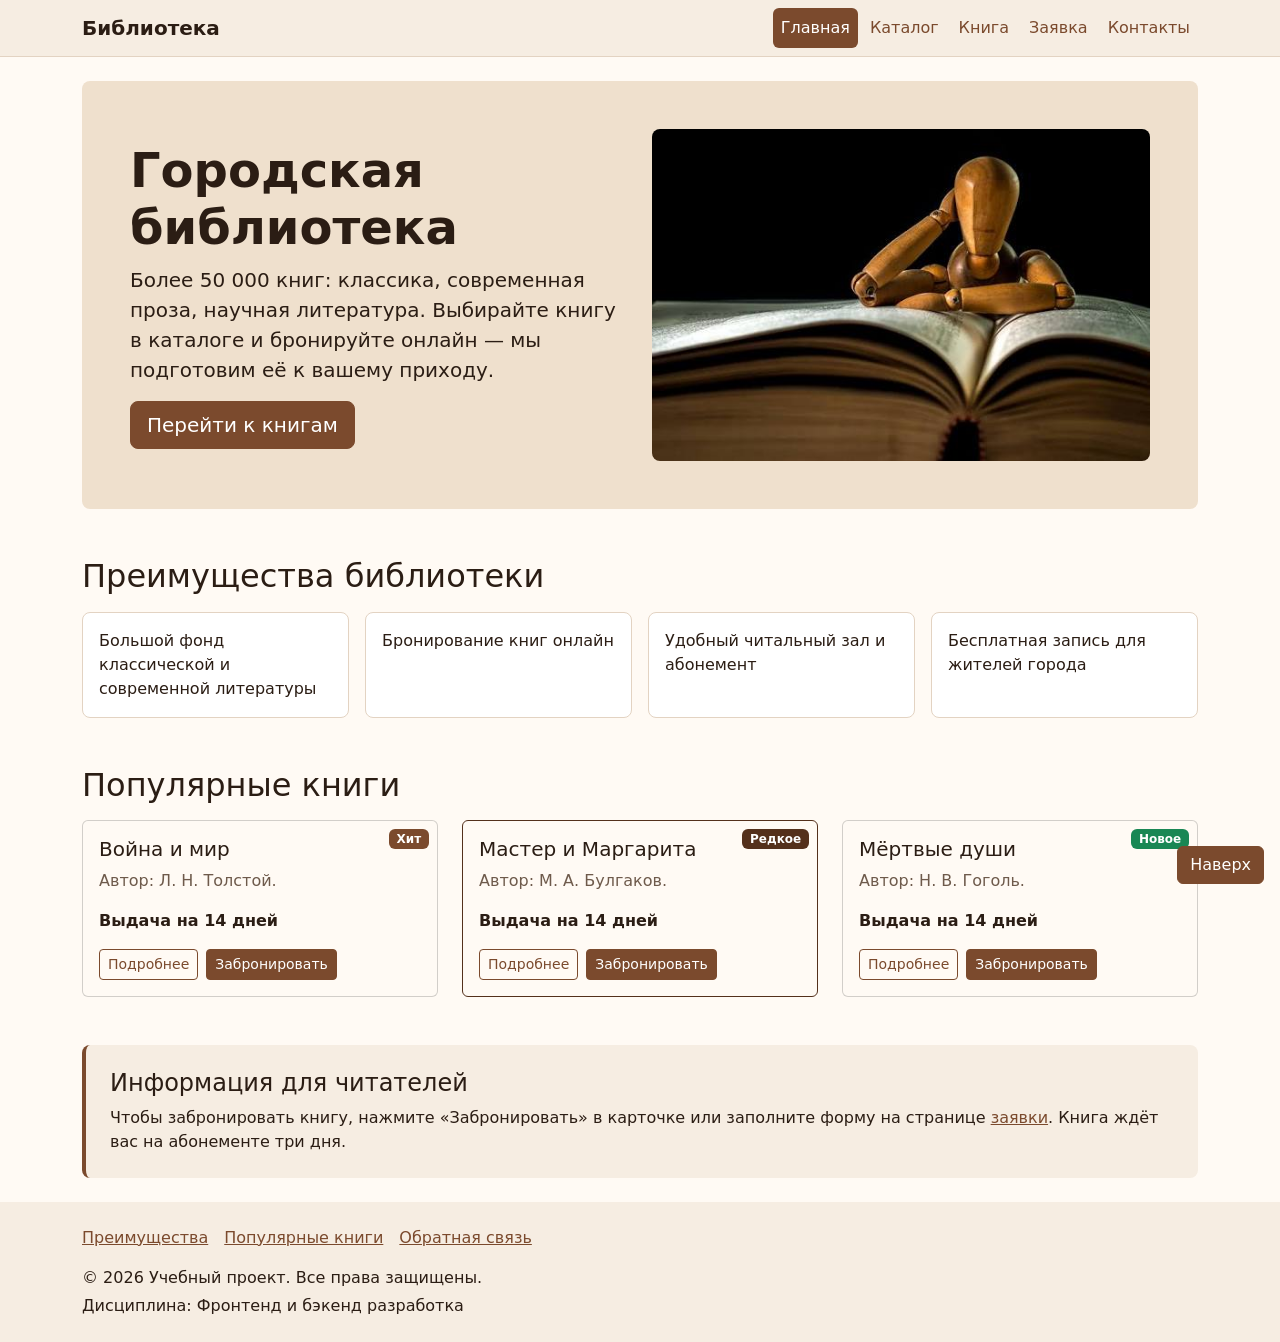
<file: index.html>
<!DOCTYPE html>
<html lang="ru">
<head>
  <meta charset="UTF-8">
  <meta name="viewport" content="width=device-width, initial-scale=1.0">
  <meta name="description" content="Городская библиотека: каталог книг, бронирование и условия выдачи.">
  <title>Городская библиотека</title>
  <meta property="og:type" content="website">
  <meta property="og:title" content="Городская библиотека">
  <meta property="og:description" content="Учебный frontend-проект сайта библиотеки.">

  <!-- Bootstrap 5.3: сначала библиотека, потом наш файл — так наши стили её переопределяют -->
  <link rel="stylesheet" href="https://cdn.jsdelivr.net/npm/bootstrap@5.3.3/dist/css/bootstrap.min.css" integrity="sha384-QWTKZyjpPEjISv5WaRU9OFeRpok6YctnYmDr5pNlyT2bRjXh0JMhjY6hW+ALEwIH" crossorigin="anonymous">
  <link rel="stylesheet" href="css/style.css">
  <script src="https://cdn.jsdelivr.net/npm/bootstrap@5.3.3/dist/js/bootstrap.bundle.min.js" integrity="sha384-YvpcrYf0tY3lHB60NNkmXc5s9fDVZLESaAA55NDzOxhy9GkcIdslK1eN7N6jIeHz" crossorigin="anonymous" defer></script>
  <script src="js/main.js" defer></script>
</head>
<body id="top" class="d-flex flex-column min-vh-100">
  <header class="site-header sticky-top border-bottom">
    <nav class="navbar navbar-expand-lg" aria-label="Основная навигация">
      <div class="container">
        <a class="navbar-brand fw-bold" href="index.html">Библиотека</a>

        <button class="navbar-toggler" type="button" data-bs-toggle="collapse" data-bs-target="#main-nav"
                aria-controls="main-nav" aria-expanded="false" aria-label="Открыть меню">
          <span class="navbar-toggler-icon"></span>
        </button>

        <div class="collapse navbar-collapse" id="main-nav">
          <ul class="navbar-nav nav-pills ms-auto gap-lg-1">
            <li class="nav-item"><a class="nav-link active" aria-current="page" href="index.html">Главная</a></li>
            <li class="nav-item"><a class="nav-link" href="catalog.html">Каталог</a></li>
            <li class="nav-item"><a class="nav-link" href="product.html">Книга</a></li>
            <li class="nav-item"><a class="nav-link" href="order.html">Заявка</a></li>
            <li class="nav-item"><a class="nav-link" href="contacts.html">Контакты</a></li>
          </ul>
        </div>
      </div>
    </nav>
  </header>

  <main class="container py-4 flex-grow-1">
    <section class="hero rounded-3 p-4 p-lg-5 mb-5">
      <div class="row align-items-center g-4">
        <div class="col-lg-6">
          <h1 class="display-5 fw-bold">Городская библиотека</h1>
          <p class="lead">
            Более 50 000 книг: классика, современная проза, научная литература.
            Выбирайте книгу в каталоге и бронируйте онлайн — мы подготовим её к вашему приходу.
          </p>
          <a class="btn btn-primary btn-lg" href="#popular">Перейти к книгам</a>
        </div>

        <div class="col-lg-6">
          <img class="img-fluid rounded-3" src="images/books.jpeg"
               alt="Деревянная фигурка, задумавшись, склонилась над раскрытой книгой" width="547" height="365">
        </div>
      </div>
    </section>

    <section class="mb-5" id="advantages">
      <h2 class="mb-3">Преимущества библиотеки</h2>

      <ul class="row row-cols-1 row-cols-sm-2 row-cols-lg-4 g-3 list-unstyled">
        <li class="col"><div class="advantage h-100 p-3 border rounded-3">Большой фонд классической и современной литературы</div></li>
        <li class="col"><div class="advantage h-100 p-3 border rounded-3">Бронирование книг онлайн</div></li>
        <li class="col"><div class="advantage h-100 p-3 border rounded-3">Удобный читальный зал и абонемент</div></li>
        <li class="col"><div class="advantage h-100 p-3 border rounded-3">Бесплатная запись для жителей города</div></li>
      </ul>
    </section>

    <section class="mb-5" id="popular">
      <h2 class="mb-3">Популярные книги</h2>

      <div class="row row-cols-1 row-cols-md-2 row-cols-lg-3 g-4">
          <div class="col">
          <article class="card book-card h-100">
            <span class="badge text-bg-primary position-absolute top-0 end-0 m-2">Хит</span>
            <div class="card-body d-flex flex-column">
              <h3 class="card-title h5 book-card__title">Война и мир</h3>
              <p class="card-text text-body-secondary">Автор: Л. Н. Толстой.</p>
              <p class="card-text fw-bold">Выдача на 14 дней</p>
              <div class="d-flex flex-wrap gap-2 mt-auto">
                <a class="btn btn-outline-primary btn-sm" href="product.html">Подробнее</a>
                <button class="btn btn-primary btn-sm" type="button" data-bs-toggle="modal" data-bs-target="#order-modal" data-product="Война и мир">
                  Забронировать
                </button>
              </div>
            </div>
          </article>
          </div>

          <div class="col">
          <article class="card book-card book-card--rare h-100">
            <span class="badge text-bg-dark position-absolute top-0 end-0 m-2">Редкое</span>
            <div class="card-body d-flex flex-column">
              <h3 class="card-title h5 book-card__title">Мастер и Маргарита</h3>
              <p class="card-text text-body-secondary">Автор: М. А. Булгаков.</p>
              <p class="card-text fw-bold">Выдача на 14 дней</p>
              <div class="d-flex flex-wrap gap-2 mt-auto">
                <a class="btn btn-outline-primary btn-sm" href="product.html">Подробнее</a>
                <button class="btn btn-primary btn-sm" type="button" data-bs-toggle="modal" data-bs-target="#order-modal" data-product="Мастер и Маргарита">
                  Забронировать
                </button>
              </div>
            </div>
          </article>
          </div>

          <div class="col">
          <article class="card book-card h-100">
            <span class="badge text-bg-success position-absolute top-0 end-0 m-2">Новое</span>
            <div class="card-body d-flex flex-column">
              <h3 class="card-title h5 book-card__title">Мёртвые души</h3>
              <p class="card-text text-body-secondary">Автор: Н. В. Гоголь.</p>
              <p class="card-text fw-bold">Выдача на 14 дней</p>
              <div class="d-flex flex-wrap gap-2 mt-auto">
                <a class="btn btn-outline-primary btn-sm" href="product.html">Подробнее</a>
                <button class="btn btn-primary btn-sm" type="button" data-bs-toggle="modal" data-bs-target="#order-modal" data-product="Мёртвые души">
                  Забронировать
                </button>
              </div>
            </div>
          </article>
          </div>
      </div>
    </section>

    <aside class="info-block p-4 rounded-3 border-start border-4 border-primary">
      <h2 class="h4">Информация для читателей</h2>
      <p class="mb-0">
        Чтобы забронировать книгу, нажмите «Забронировать» в карточке
        или заполните форму на странице <a href="order.html">заявки</a>.
        Книга ждёт вас на абонементе три дня.
      </p>
    </aside>
  </main>

  <!-- Модальное окно Bootstrap: открывается кнопками с data-bs-toggle="modal" -->
  <div class="modal fade" id="order-modal" tabindex="-1" aria-labelledby="order-modal-title" aria-hidden="true">
    <div class="modal-dialog modal-dialog-centered">
      <div class="modal-content">
        <form class="needs-validation" id="order-form" action="#" method="post" novalidate data-success="success-message">
          <div class="modal-header">
            <h2 class="modal-title fs-5" id="order-modal-title">Бронирование книги</h2>
            <button class="btn-close" type="button" data-bs-dismiss="modal" aria-label="Закрыть"></button>
          </div>

          <div class="modal-body">
            <p class="text-body-secondary">Книга: <strong data-product-name>не выбрана</strong></p>
            <input id="selected-product" name="selected-product" type="hidden">

            <div class="mb-3">
              <label class="form-label" for="order-name">Имя</label>
              <input class="form-control" id="order-name" name="name" type="text" placeholder="Введите ваше имя" minlength="2" autocomplete="given-name" required>
              <div class="invalid-feedback">Введите имя (не короче 2 символов).</div>
            </div>

            <div class="mb-3">
              <label class="form-label" for="order-email">E-mail</label>
              <input class="form-control" id="order-email" name="email" type="email" placeholder="example@mail.ru" autocomplete="email" required>
              <div class="invalid-feedback">Введите корректный e-mail.</div>
            </div>

            <div class="mb-3">
              <label class="form-label" for="order-phone">Телефон</label>
              <input class="form-control" id="order-phone" name="phone" type="tel" inputmode="tel" placeholder="+7 (900) 000-00-00"
                     pattern="^\+7 \(\d{3}\) \d{3}-\d{2}-\d{2}$" aria-describedby="order-phone-hint" required>
              <div class="form-text" id="order-phone-hint">Формат: +7 (900) 000-00-00</div>
              <div class="invalid-feedback">Введите телефон в формате +7 (900) 000-00-00.</div>
            </div>

            <div class="mb-3">
              <label class="form-label" for="order-date">Дата визита</label>
              <input class="form-control" id="order-date" name="date" type="date">
            </div>

            <div class="mb-3">
              <label class="form-label" for="order-topic">Тема заявки</label>
              <select class="form-select" id="order-topic" name="topic" required>
                <option value="">Выберите тему</option>
                <option value="product">Бронирование книги</option>
                <option value="consultation">Консультация</option>
                <option value="extension">Продление срока</option>
              </select>
              <div class="invalid-feedback">Выберите тему заявки.</div>
            </div>

            <div class="mb-3">
              <label class="form-label" for="order-comment">Комментарий</label>
              <textarea class="form-control" id="order-comment" name="comment" rows="3" placeholder="Укажите дополнительную информацию"></textarea>
            </div>

            <div class="form-check">
              <input class="form-check-input" id="order-agreement" name="agreement" type="checkbox" required>
              <label class="form-check-label" for="order-agreement">Я согласен на обработку данных</label>
              <div class="invalid-feedback">Нужно согласие на обработку данных.</div>
            </div>
          </div>

          <div class="modal-footer">
            <button class="btn btn-outline-primary" type="button" data-bs-dismiss="modal">Закрыть</button>
            <button class="btn btn-primary" type="submit">Отправить заявку</button>
          </div>
        </form>
      </div>
    </div>
  </div>

  <div class="alert alert-success position-fixed bottom-0 start-50 translate-middle-x mb-3 z-3" id="success-message" role="status" hidden>
    Заявка отправлена! Мы подготовим книгу к вашему приходу.
  </div>

  <footer class="site-footer mt-auto py-4">
    <div class="container">
      <nav class="d-flex flex-wrap gap-3 mb-3" aria-label="Быстрые ссылки">
        <a href="index.html#advantages">Преимущества</a>
        <a href="index.html#popular">Популярные книги</a>
        <a href="contacts.html#feedback">Обратная связь</a>
      </nav>
      <p class="mb-1">&copy; 2026 Учебный проект. Все права защищены.</p>
      <p class="mb-0">Дисциплина: Фронтенд и бэкенд разработка</p>
    </div>
  </footer>

  <a class="back-to-top btn btn-primary position-fixed bottom-0 end-0 m-3 z-3" href="#top">Наверх</a>
</body>
</html>
</file>
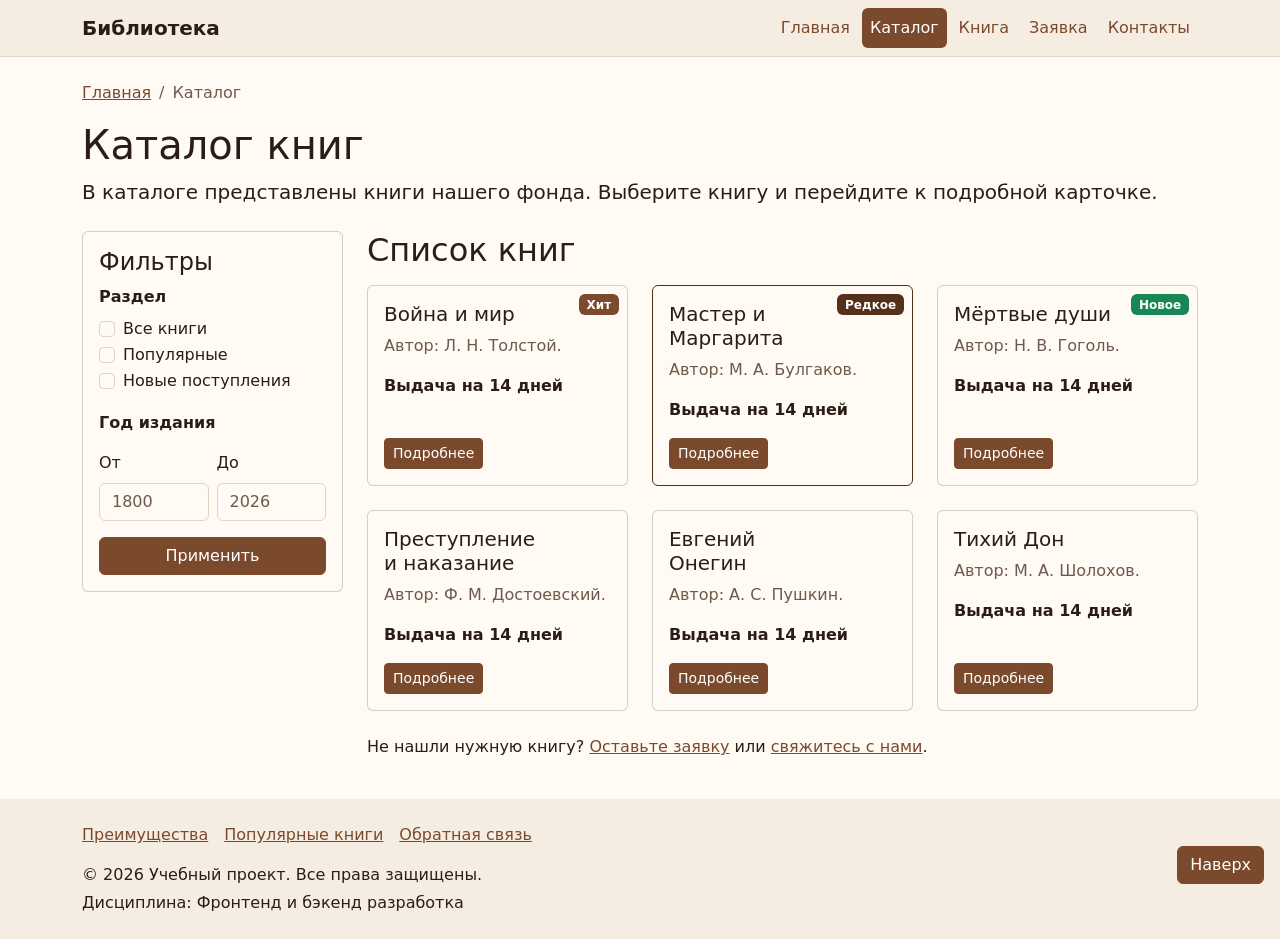
<file: catalog.html>
<!DOCTYPE html>
<html lang="ru">
<head>
  <meta charset="UTF-8">
  <meta name="viewport" content="width=device-width, initial-scale=1.0">
  <meta name="description" content="Каталог книг городской библиотеки: классика и современная проза.">
  <title>Каталог книг — Городская библиотека</title>
  <meta property="og:type" content="website">
  <meta property="og:title" content="Каталог книг — Городская библиотека">
  <meta property="og:description" content="Учебный frontend-проект сайта библиотеки.">

  <!-- Bootstrap 5.3: сначала библиотека, потом наш файл — так наши стили её переопределяют -->
  <link rel="stylesheet" href="https://cdn.jsdelivr.net/npm/bootstrap@5.3.3/dist/css/bootstrap.min.css" integrity="sha384-QWTKZyjpPEjISv5WaRU9OFeRpok6YctnYmDr5pNlyT2bRjXh0JMhjY6hW+ALEwIH" crossorigin="anonymous">
  <link rel="stylesheet" href="css/style.css">
  <script src="https://cdn.jsdelivr.net/npm/bootstrap@5.3.3/dist/js/bootstrap.bundle.min.js" integrity="sha384-YvpcrYf0tY3lHB60NNkmXc5s9fDVZLESaAA55NDzOxhy9GkcIdslK1eN7N6jIeHz" crossorigin="anonymous" defer></script>
</head>
<body id="top" class="d-flex flex-column min-vh-100">
  <header class="site-header sticky-top border-bottom">
    <nav class="navbar navbar-expand-lg" aria-label="Основная навигация">
      <div class="container">
        <a class="navbar-brand fw-bold" href="index.html">Библиотека</a>

        <button class="navbar-toggler" type="button" data-bs-toggle="collapse" data-bs-target="#main-nav"
                aria-controls="main-nav" aria-expanded="false" aria-label="Открыть меню">
          <span class="navbar-toggler-icon"></span>
        </button>

        <div class="collapse navbar-collapse" id="main-nav">
          <ul class="navbar-nav nav-pills ms-auto gap-lg-1">
            <li class="nav-item"><a class="nav-link" href="index.html">Главная</a></li>
            <li class="nav-item"><a class="nav-link active" aria-current="page" href="catalog.html">Каталог</a></li>
            <li class="nav-item"><a class="nav-link" href="product.html">Книга</a></li>
            <li class="nav-item"><a class="nav-link" href="order.html">Заявка</a></li>
            <li class="nav-item"><a class="nav-link" href="contacts.html">Контакты</a></li>
          </ul>
        </div>
      </div>
    </nav>
  </header>

  <main class="container py-4 flex-grow-1">
    <nav aria-label="Хлебные крошки">
      <ol class="breadcrumb">
        <li class="breadcrumb-item"><a href="index.html">Главная</a></li>
        <li class="breadcrumb-item active" aria-current="page">Каталог</li>
      </ol>
    </nav>

    <section class="mb-4">
      <h1>Каталог книг</h1>
      <p class="lead">В каталоге представлены книги нашего фонда. Выберите книгу и перейдите к подробной карточке.</p>
    </section>

    <div class="row g-4">
      <aside class="col-lg-3">
        <div class="catalog-filters card sticky-lg-top">
          <div class="card-body">
            <h2 class="h4">Фильтры</h2>

            <form action="#" method="get">
              <fieldset class="mb-3">
                <legend class="fs-6 fw-bold">Раздел</legend>
                <div class="form-check">
                  <input class="form-check-input" id="cat-all" type="checkbox" name="category" value="all">
                  <label class="form-check-label" for="cat-all">Все книги</label>
                </div>
                <div class="form-check">
                  <input class="form-check-input" id="cat-popular" type="checkbox" name="category" value="popular">
                  <label class="form-check-label" for="cat-popular">Популярные</label>
                </div>
                <div class="form-check">
                  <input class="form-check-input" id="cat-new" type="checkbox" name="category" value="new">
                  <label class="form-check-label" for="cat-new">Новые поступления</label>
                </div>
              </fieldset>

              <fieldset class="mb-3">
                <legend class="fs-6 fw-bold">Год издания</legend>
                <div class="row g-2">
                  <div class="col-6">
                    <label class="form-label" for="year-from">От</label>
                    <input class="form-control" id="year-from" name="year-from" type="number" min="1800" max="2026" placeholder="1800">
                  </div>
                  <div class="col-6">
                    <label class="form-label" for="year-to">До</label>
                    <input class="form-control" id="year-to" name="year-to" type="number" min="1800" max="2026" placeholder="2026">
                  </div>
                </div>
              </fieldset>

              <button class="btn btn-primary w-100" type="submit">Применить</button>
            </form>
          </div>
        </div>
      </aside>

      <section class="col-lg-9">
        <h2 class="mb-3">Список книг</h2>

        <div class="row row-cols-1 row-cols-sm-2 row-cols-xl-3 g-4">
            <div class="col">
            <article class="card book-card h-100">
              <span class="badge text-bg-primary position-absolute top-0 end-0 m-2">Хит</span>
              <div class="card-body d-flex flex-column">
                <h3 class="card-title h5 book-card__title">Война и мир</h3>
                <p class="card-text text-body-secondary">Автор: Л. Н. Толстой.</p>
                <p class="card-text fw-bold">Выдача на 14 дней</p>
                <div class="d-flex flex-wrap gap-2 mt-auto">
                  <a class="btn btn-primary btn-sm" href="product.html">Подробнее</a>
                </div>
              </div>
            </article>
            </div>

            <div class="col">
            <article class="card book-card book-card--rare h-100">
              <span class="badge text-bg-dark position-absolute top-0 end-0 m-2">Редкое</span>
              <div class="card-body d-flex flex-column">
                <h3 class="card-title h5 book-card__title">Мастер и Маргарита</h3>
                <p class="card-text text-body-secondary">Автор: М. А. Булгаков.</p>
                <p class="card-text fw-bold">Выдача на 14 дней</p>
                <div class="d-flex flex-wrap gap-2 mt-auto">
                  <a class="btn btn-primary btn-sm" href="product.html">Подробнее</a>
                </div>
              </div>
            </article>
            </div>

            <div class="col">
            <article class="card book-card h-100">
              <span class="badge text-bg-success position-absolute top-0 end-0 m-2">Новое</span>
              <div class="card-body d-flex flex-column">
                <h3 class="card-title h5 book-card__title">Мёртвые души</h3>
                <p class="card-text text-body-secondary">Автор: Н. В. Гоголь.</p>
                <p class="card-text fw-bold">Выдача на 14 дней</p>
                <div class="d-flex flex-wrap gap-2 mt-auto">
                  <a class="btn btn-primary btn-sm" href="product.html">Подробнее</a>
                </div>
              </div>
            </article>
            </div>

            <div class="col">
            <article class="card book-card h-100">
              <div class="card-body d-flex flex-column">
                <h3 class="card-title h5 book-card__title">Преступление и наказание</h3>
                <p class="card-text text-body-secondary">Автор: Ф. М. Достоевский.</p>
                <p class="card-text fw-bold">Выдача на 14 дней</p>
                <div class="d-flex flex-wrap gap-2 mt-auto">
                  <a class="btn btn-primary btn-sm" href="product.html">Подробнее</a>
                </div>
              </div>
            </article>
            </div>

            <div class="col">
            <article class="card book-card h-100">
              <div class="card-body d-flex flex-column">
                <h3 class="card-title h5 book-card__title">Евгений Онегин</h3>
                <p class="card-text text-body-secondary">Автор: А. С. Пушкин.</p>
                <p class="card-text fw-bold">Выдача на 14 дней</p>
                <div class="d-flex flex-wrap gap-2 mt-auto">
                  <a class="btn btn-primary btn-sm" href="product.html">Подробнее</a>
                </div>
              </div>
            </article>
            </div>

            <div class="col">
            <article class="card book-card h-100">
              <div class="card-body d-flex flex-column">
                <h3 class="card-title h5 book-card__title">Тихий Дон</h3>
                <p class="card-text text-body-secondary">Автор: М. А. Шолохов.</p>
                <p class="card-text fw-bold">Выдача на 14 дней</p>
                <div class="d-flex flex-wrap gap-2 mt-auto">
                  <a class="btn btn-primary btn-sm" href="product.html">Подробнее</a>
                </div>
              </div>
            </article>
            </div>
        </div>

        <p class="mt-4">
          Не нашли нужную книгу? <a href="order.html">Оставьте заявку</a>
          или <a href="contacts.html">свяжитесь с нами</a>.
        </p>
      </section>
    </div>
  </main>

  <footer class="site-footer mt-auto py-4">
    <div class="container">
      <nav class="d-flex flex-wrap gap-3 mb-3" aria-label="Быстрые ссылки">
        <a href="index.html#advantages">Преимущества</a>
        <a href="index.html#popular">Популярные книги</a>
        <a href="contacts.html#feedback">Обратная связь</a>
      </nav>
      <p class="mb-1">&copy; 2026 Учебный проект. Все права защищены.</p>
      <p class="mb-0">Дисциплина: Фронтенд и бэкенд разработка</p>
    </div>
  </footer>

  <a class="back-to-top btn btn-primary position-fixed bottom-0 end-0 m-3 z-3" href="#top">Наверх</a>
</body>
</html>
</file>
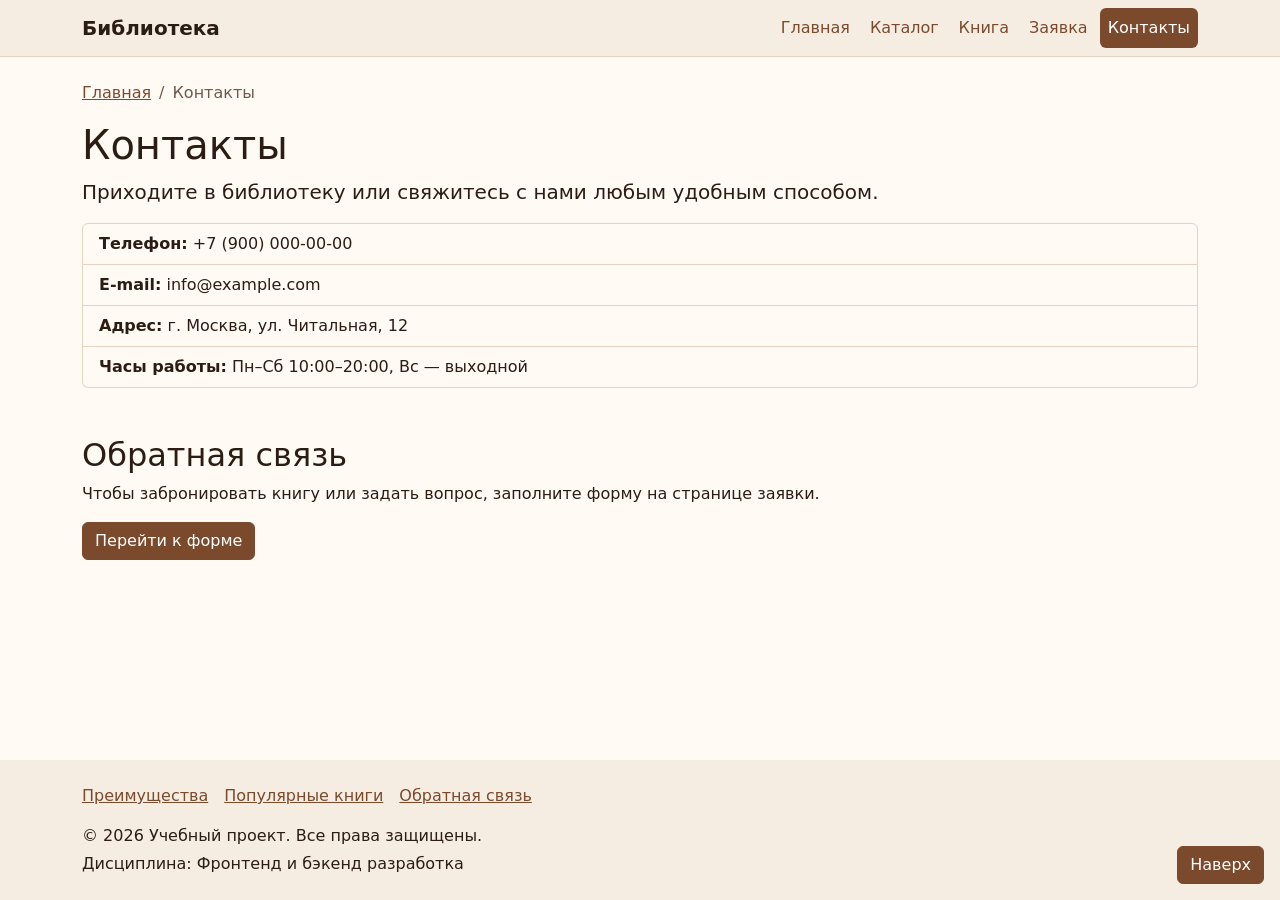
<file: contacts.html>
<!DOCTYPE html>
<html lang="ru">
<head>
  <meta charset="UTF-8">
  <meta name="viewport" content="width=device-width, initial-scale=1.0">
  <meta name="description" content="Контакты городской библиотеки: адрес, телефон, часы работы.">
  <title>Контакты — Городская библиотека</title>
  <meta property="og:type" content="website">
  <meta property="og:title" content="Контакты — Городская библиотека">
  <meta property="og:description" content="Учебный frontend-проект сайта библиотеки.">

  <!-- Bootstrap 5.3: сначала библиотека, потом наш файл — так наши стили её переопределяют -->
  <link rel="stylesheet" href="https://cdn.jsdelivr.net/npm/bootstrap@5.3.3/dist/css/bootstrap.min.css" integrity="sha384-QWTKZyjpPEjISv5WaRU9OFeRpok6YctnYmDr5pNlyT2bRjXh0JMhjY6hW+ALEwIH" crossorigin="anonymous">
  <link rel="stylesheet" href="css/style.css">
  <script src="https://cdn.jsdelivr.net/npm/bootstrap@5.3.3/dist/js/bootstrap.bundle.min.js" integrity="sha384-YvpcrYf0tY3lHB60NNkmXc5s9fDVZLESaAA55NDzOxhy9GkcIdslK1eN7N6jIeHz" crossorigin="anonymous" defer></script>
</head>
<body id="top" class="d-flex flex-column min-vh-100">
  <header class="site-header sticky-top border-bottom">
    <nav class="navbar navbar-expand-lg" aria-label="Основная навигация">
      <div class="container">
        <a class="navbar-brand fw-bold" href="index.html">Библиотека</a>

        <button class="navbar-toggler" type="button" data-bs-toggle="collapse" data-bs-target="#main-nav"
                aria-controls="main-nav" aria-expanded="false" aria-label="Открыть меню">
          <span class="navbar-toggler-icon"></span>
        </button>

        <div class="collapse navbar-collapse" id="main-nav">
          <ul class="navbar-nav nav-pills ms-auto gap-lg-1">
            <li class="nav-item"><a class="nav-link" href="index.html">Главная</a></li>
            <li class="nav-item"><a class="nav-link" href="catalog.html">Каталог</a></li>
            <li class="nav-item"><a class="nav-link" href="product.html">Книга</a></li>
            <li class="nav-item"><a class="nav-link" href="order.html">Заявка</a></li>
            <li class="nav-item"><a class="nav-link active" aria-current="page" href="contacts.html">Контакты</a></li>
          </ul>
        </div>
      </div>
    </nav>
  </header>

  <main class="container py-4 flex-grow-1">
    <nav aria-label="Хлебные крошки">
      <ol class="breadcrumb">
        <li class="breadcrumb-item"><a href="index.html">Главная</a></li>
        <li class="breadcrumb-item active" aria-current="page">Контакты</li>
      </ol>
    </nav>

    <section class="mb-5">
      <h1>Контакты</h1>
      <p class="lead">Приходите в библиотеку или свяжитесь с нами любым удобным способом.</p>

      <ul class="list-group contacts-list">
        <li class="list-group-item"><strong>Телефон:</strong> +7 (900) 000-00-00</li>
        <li class="list-group-item"><strong>E-mail:</strong> info@example.com</li>
        <li class="list-group-item"><strong>Адрес:</strong> г. Москва, ул. Читальная, 12</li>
        <li class="list-group-item"><strong>Часы работы:</strong> Пн–Сб 10:00–20:00, Вс — выходной</li>
      </ul>
    </section>

    <section id="feedback">
      <h2>Обратная связь</h2>
      <p>Чтобы забронировать книгу или задать вопрос, заполните форму на странице заявки.</p>
      <a class="btn btn-primary" href="order.html">Перейти к форме</a>
    </section>
  </main>

  <footer class="site-footer mt-auto py-4">
    <div class="container">
      <nav class="d-flex flex-wrap gap-3 mb-3" aria-label="Быстрые ссылки">
        <a href="index.html#advantages">Преимущества</a>
        <a href="index.html#popular">Популярные книги</a>
        <a href="contacts.html#feedback">Обратная связь</a>
      </nav>
      <p class="mb-1">&copy; 2026 Учебный проект. Все права защищены.</p>
      <p class="mb-0">Дисциплина: Фронтенд и бэкенд разработка</p>
    </div>
  </footer>

  <a class="back-to-top btn btn-primary position-fixed bottom-0 end-0 m-3 z-3" href="#top">Наверх</a>
</body>
</html>
</file>
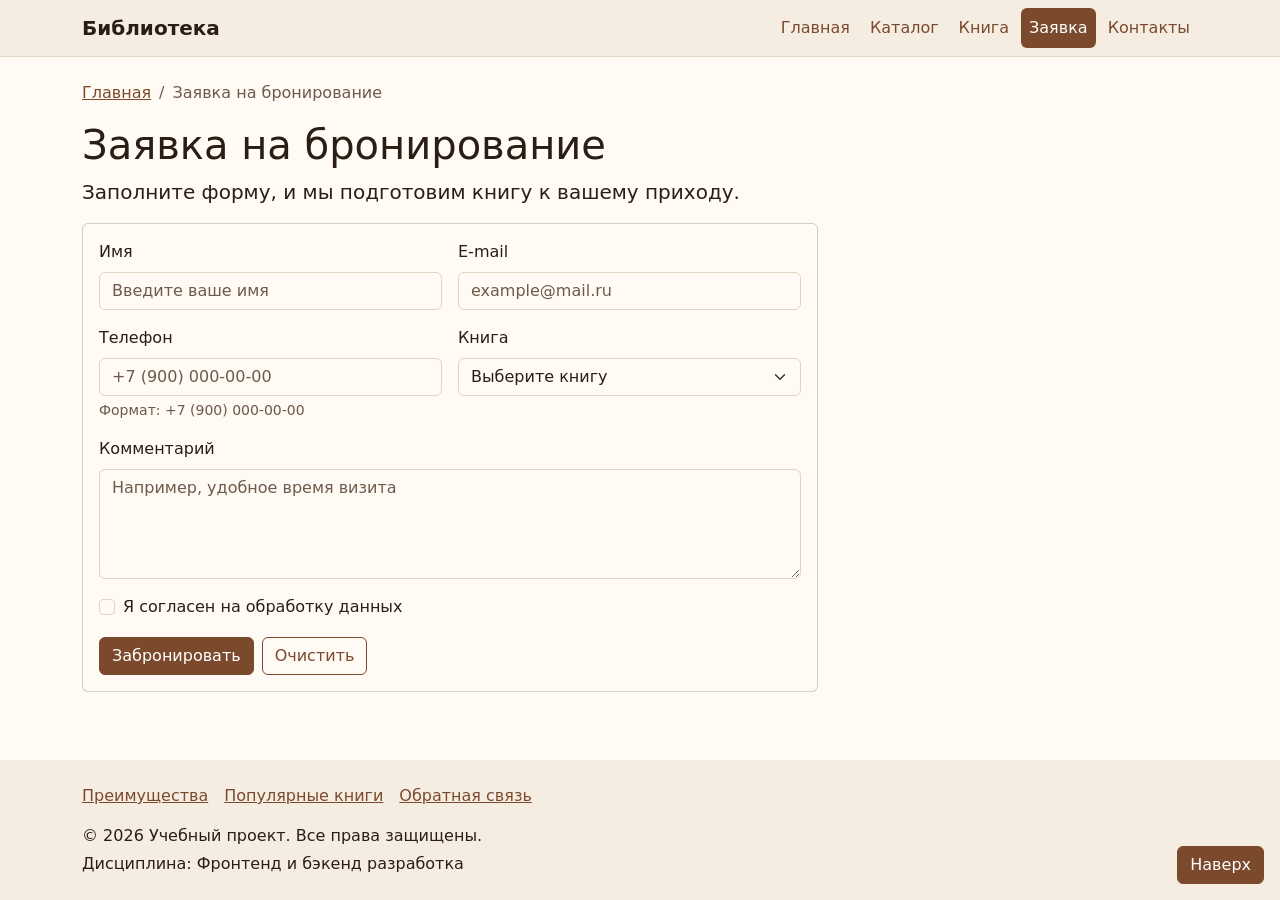
<file: order.html>
<!DOCTYPE html>
<html lang="ru">
<head>
  <meta charset="UTF-8">
  <meta name="viewport" content="width=device-width, initial-scale=1.0">
  <meta name="description" content="Форма бронирования книги в городской библиотеке.">
  <title>Заявка на бронирование — Городская библиотека</title>
  <meta property="og:type" content="website">
  <meta property="og:title" content="Заявка на бронирование — Городская библиотека">
  <meta property="og:description" content="Учебный frontend-проект сайта библиотеки.">

  <!-- Bootstrap 5.3: сначала библиотека, потом наш файл — так наши стили её переопределяют -->
  <link rel="stylesheet" href="https://cdn.jsdelivr.net/npm/bootstrap@5.3.3/dist/css/bootstrap.min.css" integrity="sha384-QWTKZyjpPEjISv5WaRU9OFeRpok6YctnYmDr5pNlyT2bRjXh0JMhjY6hW+ALEwIH" crossorigin="anonymous">
  <link rel="stylesheet" href="css/style.css">
  <script src="https://cdn.jsdelivr.net/npm/bootstrap@5.3.3/dist/js/bootstrap.bundle.min.js" integrity="sha384-YvpcrYf0tY3lHB60NNkmXc5s9fDVZLESaAA55NDzOxhy9GkcIdslK1eN7N6jIeHz" crossorigin="anonymous" defer></script>
  <script src="js/main.js" defer></script>
</head>
<body id="top" class="d-flex flex-column min-vh-100">
  <header class="site-header sticky-top border-bottom">
    <nav class="navbar navbar-expand-lg" aria-label="Основная навигация">
      <div class="container">
        <a class="navbar-brand fw-bold" href="index.html">Библиотека</a>

        <button class="navbar-toggler" type="button" data-bs-toggle="collapse" data-bs-target="#main-nav"
                aria-controls="main-nav" aria-expanded="false" aria-label="Открыть меню">
          <span class="navbar-toggler-icon"></span>
        </button>

        <div class="collapse navbar-collapse" id="main-nav">
          <ul class="navbar-nav nav-pills ms-auto gap-lg-1">
            <li class="nav-item"><a class="nav-link" href="index.html">Главная</a></li>
            <li class="nav-item"><a class="nav-link" href="catalog.html">Каталог</a></li>
            <li class="nav-item"><a class="nav-link" href="product.html">Книга</a></li>
            <li class="nav-item"><a class="nav-link active" aria-current="page" href="order.html">Заявка</a></li>
            <li class="nav-item"><a class="nav-link" href="contacts.html">Контакты</a></li>
          </ul>
        </div>
      </div>
    </nav>
  </header>

  <main class="container py-4 flex-grow-1">
    <nav aria-label="Хлебные крошки">
      <ol class="breadcrumb">
        <li class="breadcrumb-item"><a href="index.html">Главная</a></li>
        <li class="breadcrumb-item active" aria-current="page">Заявка на бронирование</li>
      </ol>
    </nav>

    <section class="row">
      <div class="col-lg-8">
        <h1>Заявка на бронирование</h1>
        <p class="lead">Заполните форму, и мы подготовим книгу к вашему приходу.</p>

        <div class="alert alert-success" id="order-success" role="status" hidden>
          Заявка отправлена! Мы подготовим книгу к вашему приходу.
        </div>

        <form class="card card-body needs-validation" action="#" method="post" novalidate data-success="order-success">
          <div class="row g-3">
            <div class="col-md-6">
              <label class="form-label" for="name">Имя</label>
              <input class="form-control" id="name" name="name" type="text" placeholder="Введите ваше имя" minlength="2" required>
              <div class="invalid-feedback">Введите имя (не короче 2 символов).</div>
            </div>

            <div class="col-md-6">
              <label class="form-label" for="email">E-mail</label>
              <input class="form-control" id="email" name="email" type="email" placeholder="example@mail.ru" required>
              <div class="invalid-feedback">Введите корректный e-mail.</div>
            </div>

            <div class="col-md-6">
              <label class="form-label" for="phone">Телефон</label>
              <input class="form-control" id="phone" name="phone" type="tel" placeholder="+7 (900) 000-00-00"
                     pattern="^\+7 \(\d{3}\) \d{3}-\d{2}-\d{2}$" aria-describedby="phone-hint" required>
              <div class="form-text" id="phone-hint">Формат: +7 (900) 000-00-00</div>
              <div class="invalid-feedback">Введите телефон в формате +7 (900) 000-00-00.</div>
            </div>

            <div class="col-md-6">
              <label class="form-label" for="product">Книга</label>
              <select class="form-select" id="product" name="product" required>
                <option value="">Выберите книгу</option>
                  <option value="product-1">Война и мир</option>
                  <option value="product-2">Мастер и Маргарита</option>
                  <option value="product-3">Мёртвые души</option>
                  <option value="product-4">Преступление и наказание</option>
                  <option value="product-5">Евгений Онегин</option>
                  <option value="product-6">Тихий Дон</option>
              </select>
              <div class="invalid-feedback">Выберите книгу.</div>
            </div>

            <div class="col-12">
              <label class="form-label" for="comment">Комментарий</label>
              <textarea class="form-control" id="comment" name="comment" rows="4" placeholder="Например, удобное время визита"></textarea>
            </div>

            <div class="col-12">
              <div class="form-check">
                <input class="form-check-input" id="agreement" name="agreement" type="checkbox" required>
                <label class="form-check-label" for="agreement">Я согласен на обработку данных</label>
                <div class="invalid-feedback">Нужно согласие на обработку данных.</div>
              </div>
            </div>

            <div class="col-12 d-flex gap-2">
              <button class="btn btn-primary" type="submit">Забронировать</button>
              <button class="btn btn-outline-primary" type="reset">Очистить</button>
            </div>
          </div>
        </form>
      </div>
    </section>
  </main>

  <footer class="site-footer mt-auto py-4">
    <div class="container">
      <nav class="d-flex flex-wrap gap-3 mb-3" aria-label="Быстрые ссылки">
        <a href="index.html#advantages">Преимущества</a>
        <a href="index.html#popular">Популярные книги</a>
        <a href="contacts.html#feedback">Обратная связь</a>
      </nav>
      <p class="mb-1">&copy; 2026 Учебный проект. Все права защищены.</p>
      <p class="mb-0">Дисциплина: Фронтенд и бэкенд разработка</p>
    </div>
  </footer>

  <a class="back-to-top btn btn-primary position-fixed bottom-0 end-0 m-3 z-3" href="#top">Наверх</a>
</body>
</html>
</file>
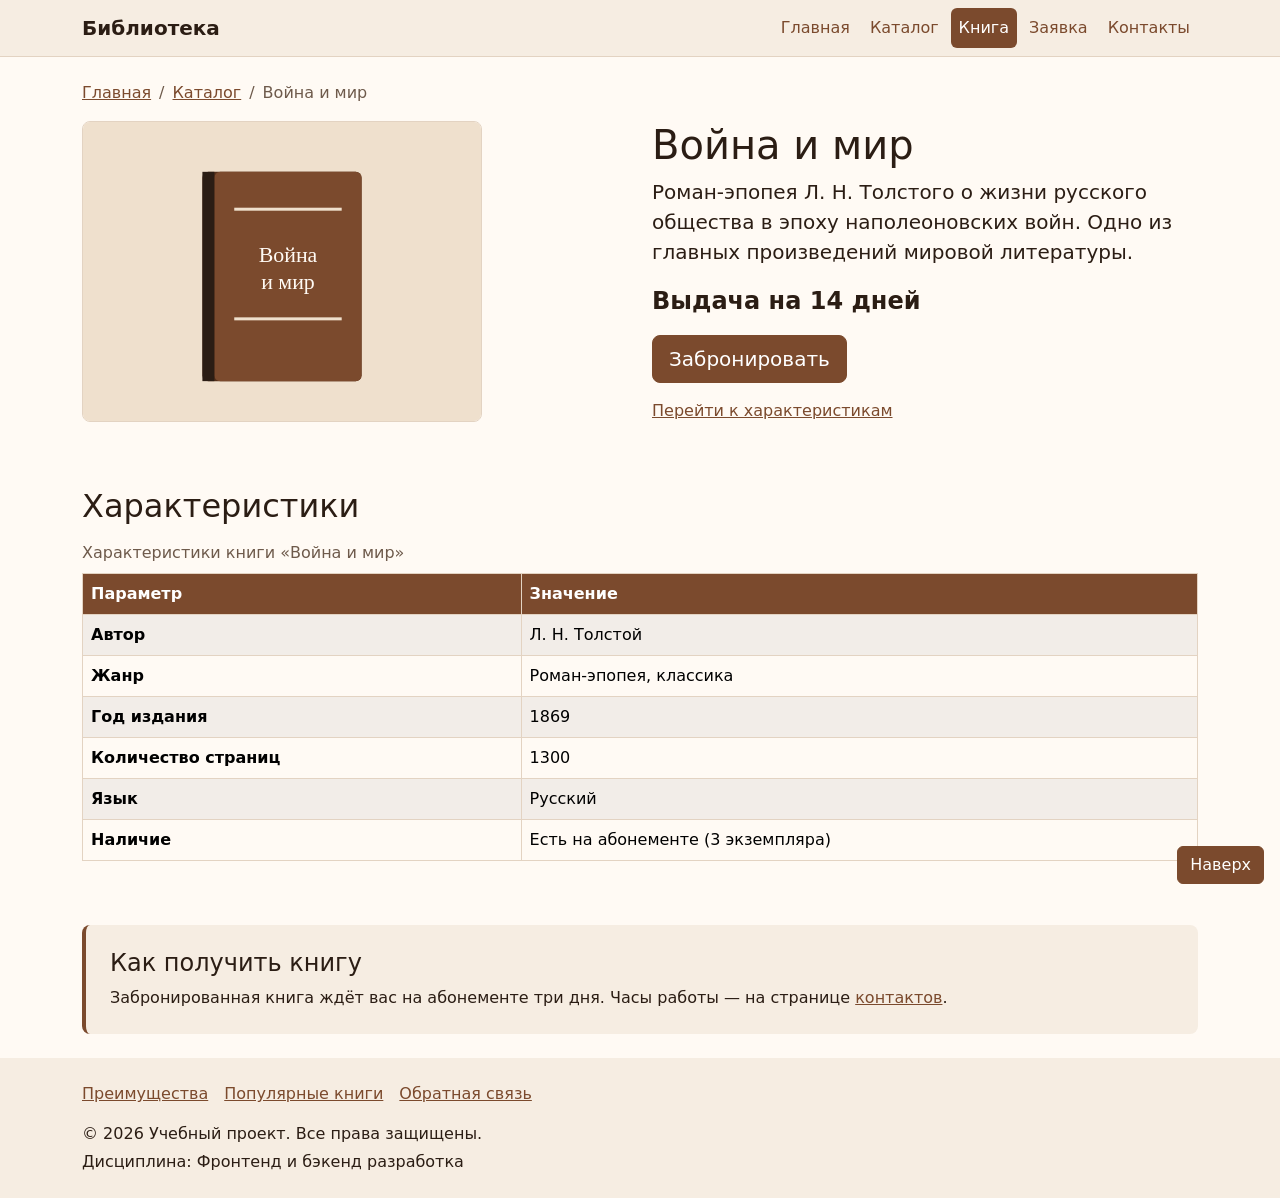
<file: product.html>
<!DOCTYPE html>
<html lang="ru">
<head>
  <meta charset="UTF-8">
  <meta name="viewport" content="width=device-width, initial-scale=1.0">
  <meta name="description" content="Карточка книги: описание, характеристики и условия выдачи.">
  <title>Война и мир — Городская библиотека</title>
  <meta property="og:type" content="website">
  <meta property="og:title" content="Война и мир — Городская библиотека">
  <meta property="og:description" content="Учебный frontend-проект сайта библиотеки.">

  <!-- Bootstrap 5.3: сначала библиотека, потом наш файл — так наши стили её переопределяют -->
  <link rel="stylesheet" href="https://cdn.jsdelivr.net/npm/bootstrap@5.3.3/dist/css/bootstrap.min.css" integrity="sha384-QWTKZyjpPEjISv5WaRU9OFeRpok6YctnYmDr5pNlyT2bRjXh0JMhjY6hW+ALEwIH" crossorigin="anonymous">
  <link rel="stylesheet" href="css/style.css">
  <script src="https://cdn.jsdelivr.net/npm/bootstrap@5.3.3/dist/js/bootstrap.bundle.min.js" integrity="sha384-YvpcrYf0tY3lHB60NNkmXc5s9fDVZLESaAA55NDzOxhy9GkcIdslK1eN7N6jIeHz" crossorigin="anonymous" defer></script>
</head>
<body id="top" class="d-flex flex-column min-vh-100">
  <header class="site-header sticky-top border-bottom">
    <nav class="navbar navbar-expand-lg" aria-label="Основная навигация">
      <div class="container">
        <a class="navbar-brand fw-bold" href="index.html">Библиотека</a>

        <button class="navbar-toggler" type="button" data-bs-toggle="collapse" data-bs-target="#main-nav"
                aria-controls="main-nav" aria-expanded="false" aria-label="Открыть меню">
          <span class="navbar-toggler-icon"></span>
        </button>

        <div class="collapse navbar-collapse" id="main-nav">
          <ul class="navbar-nav nav-pills ms-auto gap-lg-1">
            <li class="nav-item"><a class="nav-link" href="index.html">Главная</a></li>
            <li class="nav-item"><a class="nav-link" href="catalog.html">Каталог</a></li>
            <li class="nav-item"><a class="nav-link active" aria-current="page" href="product.html">Книга</a></li>
            <li class="nav-item"><a class="nav-link" href="order.html">Заявка</a></li>
            <li class="nav-item"><a class="nav-link" href="contacts.html">Контакты</a></li>
          </ul>
        </div>
      </div>
    </nav>
  </header>

  <main class="container py-4 flex-grow-1">
    <nav aria-label="Хлебные крошки">
      <ol class="breadcrumb">
        <li class="breadcrumb-item"><a href="index.html">Главная</a></li>
        <li class="breadcrumb-item"><a href="catalog.html">Каталог</a></li>
        <li class="breadcrumb-item active" aria-current="page">Война и мир</li>
      </ol>
    </nav>

    <article class="row g-4 align-items-start mb-5">
      <div class="col-md-6">
        <img class="img-fluid rounded-3 border" src="images/product.svg" alt="Обложка книги «Война и мир»" width="400" height="300">
      </div>

      <div class="col-md-6">
        <h1>Война и мир</h1>
        <p class="lead">
          Роман-эпопея Л. Н. Толстого о жизни русского общества в эпоху
          наполеоновских войн. Одно из главных произведений мировой литературы.
        </p>
        <p class="fs-4 fw-bold">Выдача на 14 дней</p>
        <a class="btn btn-primary btn-lg" href="order.html">Забронировать</a>
        <p class="mt-3"><a href="#specs">Перейти к характеристикам</a></p>
      </div>
    </article>

    <section class="mb-5" id="specs">
      <h2>Характеристики</h2>

      <div class="table-responsive">
        <table class="table table-striped table-hover table-bordered caption-top specs-table">
          <caption>Характеристики книги «Война и мир»</caption>
          <thead>
            <tr>
              <th scope="col">Параметр</th>
              <th scope="col">Значение</th>
            </tr>
          </thead>
          <tbody>
              <tr>
                <th scope="row">Автор</th>
                <td>Л. Н. Толстой</td>
              </tr>
              <tr>
                <th scope="row">Жанр</th>
                <td>Роман-эпопея, классика</td>
              </tr>
              <tr>
                <th scope="row">Год издания</th>
                <td>1869</td>
              </tr>
              <tr>
                <th scope="row">Количество страниц</th>
                <td>1300</td>
              </tr>
              <tr>
                <th scope="row">Язык</th>
                <td>Русский</td>
              </tr>
              <tr>
                <th scope="row">Наличие</th>
                <td>Есть на абонементе (3 экземпляра)</td>
              </tr>
          </tbody>
        </table>
      </div>
    </section>

    <aside class="info-block p-4 rounded-3 border-start border-4 border-primary">
      <h2 class="h4">Как получить книгу</h2>
      <p class="mb-0">Забронированная книга ждёт вас на абонементе три дня. Часы работы — на странице <a href="contacts.html">контактов</a>.</p>
    </aside>
  </main>

  <footer class="site-footer mt-auto py-4">
    <div class="container">
      <nav class="d-flex flex-wrap gap-3 mb-3" aria-label="Быстрые ссылки">
        <a href="index.html#advantages">Преимущества</a>
        <a href="index.html#popular">Популярные книги</a>
        <a href="contacts.html#feedback">Обратная связь</a>
      </nav>
      <p class="mb-1">&copy; 2026 Учебный проект. Все права защищены.</p>
      <p class="mb-0">Дисциплина: Фронтенд и бэкенд разработка</p>
    </div>
  </footer>

  <a class="back-to-top btn btn-primary position-fixed bottom-0 end-0 m-3 z-3" href="#top">Наверх</a>
</body>
</html>
</file>
<file: css/style.css>
/* =========================================================
   Стили поверх Bootstrap 5.3
   Раскладка, сетка, кнопки, формы, таблица и модальное окно
   берутся из Bootstrap. Здесь — только:
     1. наша коричневая палитра (CSS-переменные);
     2. перекраска компонентов Bootstrap в эту палитру;
     3. несколько собственных блоков и состояний.
   ========================================================= */


/* ===============================
   1. Переменные проекта
   =============================== */

:root {
  /* Наша палитра */
  --color-bg: #fffaf4;
  --color-text: #2b1d14;
  --color-muted: #6e5a4b;
  --color-primary: #7b4a2d;
  --color-primary-dark: #54301b;
  --color-border: #e3d3c2;
  --color-surface: #f6ede2;
  --color-surface-accent: #efe0cd;

  /* Переменные Bootstrap, которые мы подменяем своими цветами.
     Bootstrap объявляет их в :root, наш файл подключён позже — побеждаем мы. */
  --bs-body-bg: var(--color-bg);
  --bs-body-color: var(--color-text);
  --bs-secondary-color: var(--color-muted);
  --bs-border-color: var(--color-border);
  --bs-primary: #7b4a2d;
  --bs-primary-rgb: 123, 74, 45;
  --bs-dark-rgb: 84, 48, 27;
  --bs-link-color-rgb: 123, 74, 45;
  --bs-link-hover-color-rgb: 84, 48, 27;
  --bs-tertiary-bg: var(--color-surface);
}


/* ===============================
   2. Перекраска компонентов Bootstrap
   У кнопок свои переменные (--bs-btn-*), поэтому задаём их отдельно.
   =============================== */

.btn-primary {
  --bs-btn-bg: var(--color-primary);
  --bs-btn-border-color: var(--color-primary);
  --bs-btn-hover-bg: var(--color-primary-dark);
  --bs-btn-hover-border-color: var(--color-primary-dark);
  --bs-btn-active-bg: var(--color-primary-dark);
  --bs-btn-active-border-color: var(--color-primary-dark);
  --bs-btn-disabled-bg: var(--color-primary);
  --bs-btn-disabled-border-color: var(--color-primary);
}

.btn-outline-primary {
  --bs-btn-color: var(--color-primary);
  --bs-btn-border-color: var(--color-primary);
  --bs-btn-hover-bg: var(--color-primary);
  --bs-btn-hover-border-color: var(--color-primary);
  --bs-btn-hover-color: #ffffff;
  --bs-btn-active-bg: var(--color-primary-dark);
  --bs-btn-active-border-color: var(--color-primary-dark);
  --bs-btn-active-color: #ffffff;
}

/* Поля формы: коричневая рамка и подсветка вместо синих */
.form-control:focus,
.form-select:focus,
.form-check-input:focus {
  border-color: var(--color-primary);
  box-shadow: 0 0 0 0.25rem rgba(123, 74, 45, 0.25);
}

.form-check-input:checked {
  background-color: var(--color-primary);
  border-color: var(--color-primary);
}

/* Хлебные крошки */
.breadcrumb {
  --bs-breadcrumb-item-active-color: var(--color-muted);
}


/* ===============================
   3. Шапка и меню
   =============================== */

.site-header {
  background-color: var(--color-surface);
}

.site-header .navbar {
  --bs-navbar-brand-color: var(--color-text);
  --bs-navbar-brand-hover-color: var(--color-primary);
  --bs-navbar-color: var(--color-primary);
  --bs-navbar-hover-color: var(--color-primary-dark);
  --bs-navbar-active-color: #ffffff;
}

/* Активный пункт меню — коричневая «таблетка» */
.site-header .nav-pills {
  --bs-nav-pills-link-active-bg: var(--color-primary);
}


/* ===============================
   4. Hero и блоки главной
   =============================== */

.hero {
  background-color: var(--color-surface-accent);
}

.advantage {
  background-color: #ffffff;
}

.info-block {
  background-color: var(--color-surface);
}


/* ===============================
   5. Карточки книг
   .card в Bootstrap уже имеет position: relative,
   поэтому бейдж с position-absolute встаёт в угол карточки.
   =============================== */

.book-card {
  transition: transform 0.2s ease, box-shadow 0.2s ease;
}

.book-card:hover {
  transform: translateY(-4px);
  box-shadow: 0 0.5rem 1rem rgba(43, 29, 20, 0.15);
}

/* Если фокус внутри карточки (Tab по кнопке) — выделяем рамку */
.book-card:focus-within {
  border-color: var(--color-primary);
}

/* Справа место под бейдж, чтобы он не налезал на длинное название */
.book-card__title {
  padding-right: 4rem;
}

/* Модификатор: редкое издание */
.book-card--rare {
  border-color: var(--color-primary-dark);
}


/* ===============================
   6. Каталог и таблица
   =============================== */

/* sticky-lg-top прилипает к самому верху — опускаем ниже шапки */
.catalog-filters {
  top: 5rem;
}

/* Шапка таблицы в цвет сайта */
.specs-table thead th {
  --bs-table-bg: var(--color-primary);
  --bs-table-color: #ffffff;
}


/* ===============================
   7. Подвал
   =============================== */

.site-footer {
  background-color: var(--color-surface);
}


/* ===============================
   8. Видимый фокус для клавиатуры
   =============================== */

a:focus-visible,
.btn:focus-visible {
  outline: 3px solid var(--color-primary-dark);
  outline-offset: 2px;
  box-shadow: none;
}
</file>
